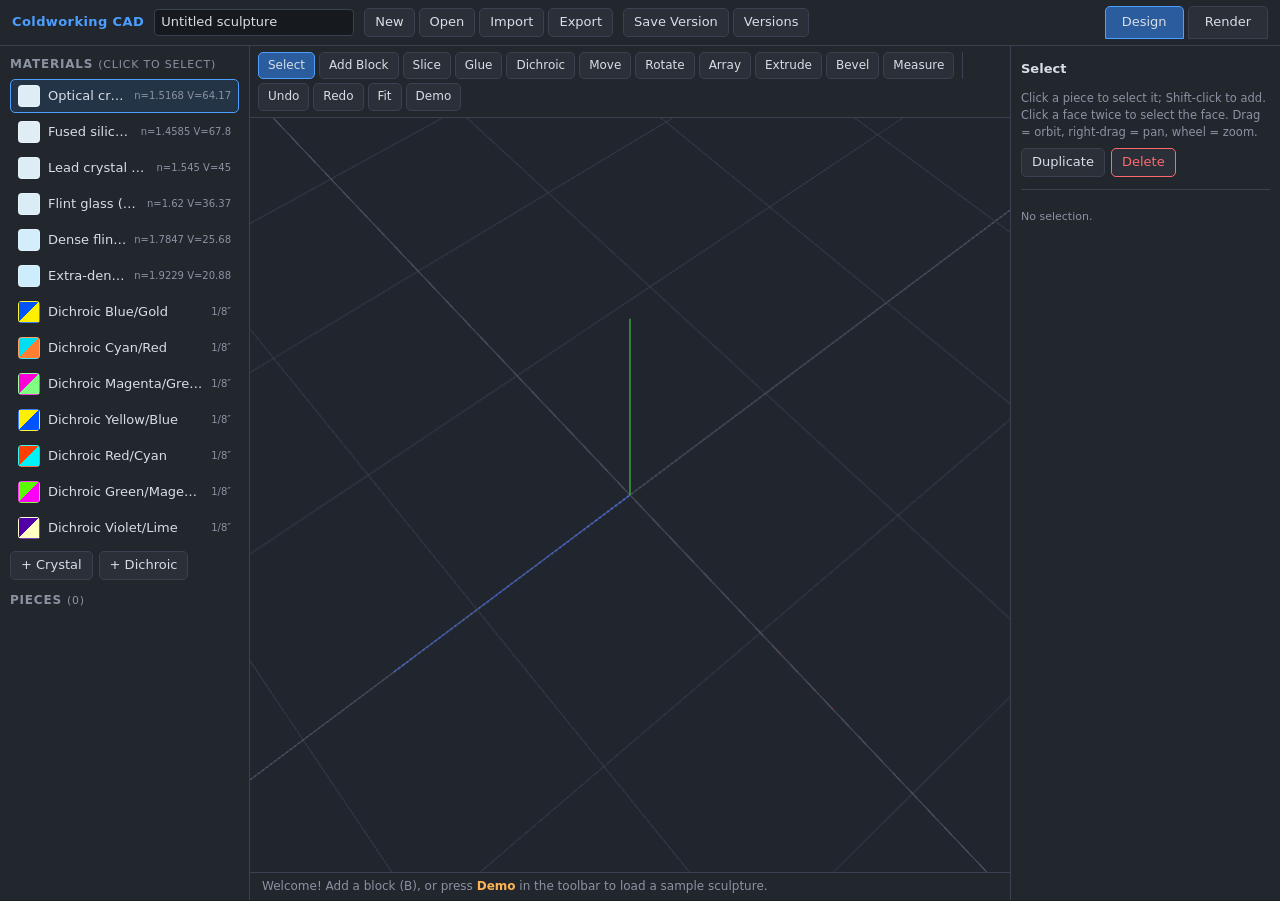
<file: index.html>
<!doctype html>
<html lang="en">
<head>
<meta charset="utf-8">
<meta name="viewport" content="width=device-width, initial-scale=1">
<title>Coldworking CAD — glass sculpture design &amp; spectral rendering</title>
<link rel="stylesheet" href="css/style.css">
</head>
<body>
<header id="topbar">
  <div class="brand">Coldworking&nbsp;CAD</div>
  <input id="project-name" title="Project name" value="Untitled sculpture">
  <div class="topgroup">
    <button id="btn-new" title="New project">New</button>
    <button id="btn-projects" title="Open a saved project">Open</button>
    <button id="btn-import" title="Import a .coldwork.json file">Import</button>
    <button id="btn-export" title="Download project as .coldwork.json">Export</button>
  </div>
  <div class="topgroup">
    <button id="btn-save-version" title="Snapshot the current state as a named version">Save Version</button>
    <button id="btn-versions" title="Browse and restore versions">Versions</button>
  </div>
  <div class="spacer"></div>
  <nav class="tabs">
    <button id="tab-design" class="active">Design</button>
    <button id="tab-render">Render</button>
  </nav>
</header>

<main>
  <!-- ======================= DESIGN TAB ======================= -->
  <div id="design-tab" class="tab active">
    <aside id="left-panel">
      <section>
        <h2>Materials <span class="hint">(click to select)</span></h2>
        <div id="material-list"></div>
        <div class="row">
          <button id="btn-add-crystal">+ Crystal</button>
          <button id="btn-add-dichroic">+ Dichroic</button>
        </div>
      </section>
      <section>
        <h2>Pieces <span id="piece-count" class="hint"></span></h2>
        <div id="piece-list"></div>
      </section>
    </aside>

    <div id="viewport-area">
      <div id="toolbar"></div>
      <canvas id="design-canvas"></canvas>
      <div id="status-bar">Ready.</div>
    </div>

    <aside id="right-panel">
      <div id="tool-panel"></div>
      <div id="selection-panel"></div>
    </aside>
  </div>

  <!-- ======================= RENDER TAB ======================= -->
  <div id="render-tab" class="tab">
    <aside id="render-panel">
      <h2>Ray Tracer</h2>
      <p class="hint">Progressive spectral path tracing on the GPU.
        Drag to orbit, wheel to zoom.</p>
      <label>Max bounces <input id="rt-bounces" type="number" min="2" max="80" value="24"></label>
      <label>Light intensity <input id="rt-env" type="number" min="0.1" max="10" step="0.1" value="1.0"></label>
      <label>Exposure <input id="rt-exposure" type="number" min="0.05" max="20" step="0.05" value="1.0"></label>
      <label>Resolution scale <input id="rt-scale" type="number" min="0.25" max="2" step="0.25" value="1.0"></label>
      <label class="check"><input id="rt-dispersion" type="checkbox" checked> Dispersion (spectral fire)</label>
      <label class="check"><input id="rt-floor" type="checkbox"> Matte floor</label>
      <div class="row">
        <button id="rt-update" class="primary">Update scene</button>
        <button id="rt-restart">Restart</button>
      </div>
      <div class="row">
        <button id="rt-save-png">Save PNG</button>
        <button id="rt-export-scene" title="Export the render scene JSON for the standalone visualizer">Export scene</button>
      </div>
      <div id="render-stats" class="hint"></div>
      <div id="render-error" class="error"></div>
    </aside>
    <div id="render-canvas-wrap"><canvas id="render-canvas"></canvas></div>
  </div>
</main>

<div id="modal-backdrop" class="hidden">
  <div id="modal"></div>
</div>

<input type="file" id="file-input" accept=".json,application/json" class="hidden">

<script type="module" src="js/main.js"></script>
</body>
</html>
</file>
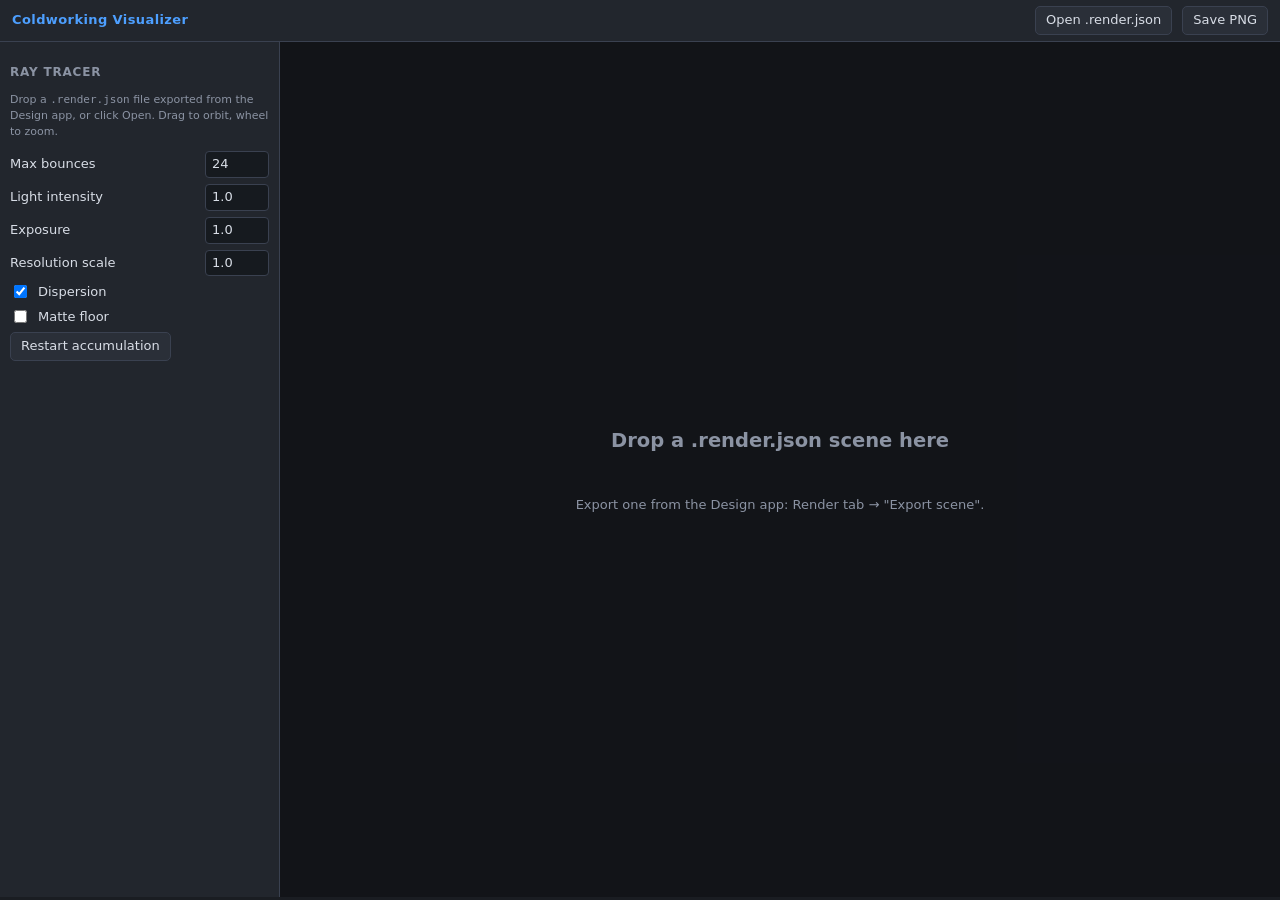
<file: render.html>
<!doctype html>
<html lang="en">
<head>
<meta charset="utf-8">
<title>Coldworking CAD — standalone visualizer</title>
<link rel="stylesheet" href="css/style.css">
<style>
  #drop {
    position: absolute; inset: 0; display: flex; flex-direction: column;
    align-items: center; justify-content: center; gap: 12px;
    color: var(--text-dim); z-index: 10; background: rgba(20,22,27,0.92);
  }
  #drop.hidden { display: none; }
  #wrap { position: relative; height: 100%; display: flex; }
</style>
</head>
<body>
<header id="topbar">
  <div class="brand">Coldworking&nbsp;Visualizer</div>
  <div class="spacer"></div>
  <button id="btn-open">Open .render.json</button>
  <button id="btn-png">Save PNG</button>
</header>
<main>
<div id="wrap" class="tab active" style="display:flex">
  <aside id="render-panel">
    <h2>Ray Tracer</h2>
    <p class="hint">Drop a <code>.render.json</code> file exported from the
      Design app, or click Open. Drag to orbit, wheel to zoom.</p>
    <label>Max bounces <input id="rt-bounces" type="number" min="2" max="80" value="24"></label>
    <label>Light intensity <input id="rt-env" type="number" min="0.1" max="10" step="0.1" value="1.0"></label>
    <label>Exposure <input id="rt-exposure" type="number" min="0.05" max="20" step="0.05" value="1.0"></label>
    <label>Resolution scale <input id="rt-scale" type="number" min="0.25" max="2" step="0.25" value="1.0"></label>
    <label class="check"><input id="rt-dispersion" type="checkbox" checked> Dispersion</label>
    <label class="check"><input id="rt-floor" type="checkbox"> Matte floor</label>
    <div class="row"><button id="rt-restart">Restart accumulation</button></div>
    <div id="render-stats" class="hint"></div>
    <div id="render-error" class="error"></div>
  </aside>
  <div id="render-canvas-wrap" style="position:relative">
    <canvas id="render-canvas"></canvas>
    <div id="drop"><h2>Drop a .render.json scene here</h2>
      <p>Export one from the Design app: Render tab → "Export scene".</p></div>
  </div>
</div>
</main>
<input type="file" id="file-input" accept=".json,application/json" class="hidden">
<script type="module">
import { PathTracer } from './js/raytracer/pathtracer.js';

const $ = (s) => document.querySelector(s);
let tracer = null;
const cam = { theta: 0.7, phi: 0.5, dist: 8, target: [0, 0, 0] };

function ensureTracer() {
  if (tracer) return tracer;
  try {
    tracer = new PathTracer($('#render-canvas'));
    tracer.onProgress = (s) => {
      $('#render-stats').textContent =
        `${s} samples/pixel · ${tracer.scene.triangles.matFront.length} triangles`;
    };
    bindControls();
  } catch (err) {
    $('#render-error').textContent = err.message;
  }
  return tracer;
}

function applyCamera() {
  const cp = Math.cos(cam.phi), sp = Math.sin(cam.phi);
  const ct = Math.cos(cam.theta), st = Math.sin(cam.theta);
  const eye = [
    cam.target[0] + cp * ct * cam.dist,
    cam.target[1] + sp * cam.dist,
    cam.target[2] + cp * st * cam.dist,
  ];
  tracer.setCamera({ eye, target: cam.target.slice(), fov: 40 * Math.PI / 180 });
}

function loadScene(scene) {
  if (scene.format !== 'coldworking-render-scene') {
    $('#render-error').textContent = 'Not a coldworking render scene file.';
    return;
  }
  const t = ensureTracer();
  if (!t) return;
  scene.triangles.positions = new Float32Array(scene.triangles.positions);
  scene.triangles.normals = new Float32Array(scene.triangles.normals);
  const bb = scene.bbox;
  cam.target = [(bb.min[0] + bb.max[0]) / 2, (bb.min[1] + bb.max[1]) / 2, (bb.min[2] + bb.max[2]) / 2];
  const size = Math.hypot(bb.max[0] - bb.min[0], bb.max[1] - bb.min[1], bb.max[2] - bb.min[2]);
  cam.dist = Math.max(2, size * 1.6);
  t.setScene(scene);
  t.setOptions({ floorY: bb.min[1] - 1e-4 });
  applyCamera();
  t.start();
  $('#drop').classList.add('hidden');
  document.title = `${scene.projectName ?? 'sculpture'} — Coldworking Visualizer`;
}

function bindControls() {
  const canvas = $('#render-canvas');
  let drag = null;
  canvas.addEventListener('pointerdown', (e) => {
    canvas.setPointerCapture(e.pointerId);
    drag = { x: e.clientX, y: e.clientY };
  });
  canvas.addEventListener('pointermove', (e) => {
    if (!drag) return;
    cam.theta += (e.clientX - drag.x) * 0.008;
    cam.phi = Math.max(-1.5, Math.min(1.5, cam.phi + (e.clientY - drag.y) * 0.008));
    drag = { x: e.clientX, y: e.clientY };
    applyCamera();
  });
  canvas.addEventListener('pointerup', () => { drag = null; });
  canvas.addEventListener('wheel', (e) => {
    e.preventDefault();
    cam.dist = Math.max(0.3, Math.min(300, cam.dist * Math.exp(e.deltaY * 0.0012)));
    applyCamera();
  }, { passive: false });

  const opt = () => tracer.setOptions({
    bounces: parseInt($('#rt-bounces').value) || 24,
    envIntensity: parseFloat($('#rt-env').value) || 1,
    exposure: parseFloat($('#rt-exposure').value) || 1,
    scale: parseFloat($('#rt-scale').value) || 1,
    dispersion: $('#rt-dispersion').checked,
    floor: $('#rt-floor').checked,
  });
  for (const id of ['#rt-bounces', '#rt-env', '#rt-exposure', '#rt-scale', '#rt-dispersion', '#rt-floor']) {
    $(id).addEventListener('change', opt);
  }
  $('#rt-restart').onclick = () => tracer.reset();
  opt();
}

async function openFile(file) {
  try {
    loadScene(JSON.parse(await file.text()));
  } catch (err) {
    $('#render-error').textContent = `Could not load: ${err.message}`;
  }
}

$('#btn-open').onclick = () => $('#file-input').click();
$('#file-input').onchange = (e) => { if (e.target.files[0]) openFile(e.target.files[0]); };
$('#btn-png').onclick = () => {
  const a = document.createElement('a');
  a.download = 'render.png';
  a.href = $('#render-canvas').toDataURL('image/png');
  a.click();
};
document.addEventListener('dragover', (e) => e.preventDefault());
document.addEventListener('drop', (e) => {
  e.preventDefault();
  if (e.dataTransfer.files[0]) openFile(e.dataTransfer.files[0]);
});
</script>
</body>
</html>
</file>
<file: css/style.css>
:root {
  --bg: #1a1d22;
  --bg-panel: #22262d;
  --bg-raised: #2a2f38;
  --border: #3a4150;
  --text: #d8dde6;
  --text-dim: #8b93a3;
  --accent: #4d9fff;
  --accent-warm: #ffb454;
  --danger: #ff6b6b;
}

* { box-sizing: border-box; }

html, body {
  margin: 0; height: 100%;
  background: var(--bg); color: var(--text);
  font: 13px/1.45 system-ui, -apple-system, 'Segoe UI', sans-serif;
  overflow: hidden;
}

button {
  background: var(--bg-raised); color: var(--text);
  border: 1px solid var(--border); border-radius: 5px;
  padding: 4px 10px; cursor: pointer; font: inherit;
}
button:hover { border-color: var(--accent); }
button.primary { background: #2b5d9e; border-color: #3f7cc7; }
button.active, button[aria-pressed="true"] { background: #2b5d9e; border-color: var(--accent); }
button.danger { border-color: var(--danger); color: var(--danger); }

input, select {
  background: #161a1f; color: var(--text);
  border: 1px solid var(--border); border-radius: 4px;
  padding: 3px 6px; font: inherit;
}
input[type=number] { width: 64px; }
input:focus, select:focus { outline: none; border-color: var(--accent); }

.hidden { display: none !important; }
.hint { color: var(--text-dim); font-size: 11px; font-weight: normal; }
.error { color: var(--danger); white-space: pre-wrap; }
.row { display: flex; gap: 6px; margin: 6px 0; flex-wrap: wrap; align-items: center; }
.spacer { flex: 1; }

/* ---- top bar ---- */
#topbar {
  display: flex; align-items: center; gap: 10px;
  padding: 6px 12px; background: var(--bg-panel);
  border-bottom: 1px solid var(--border);
}
.brand { font-weight: 700; letter-spacing: 0.4px; color: var(--accent); white-space: nowrap; }
#project-name { width: 200px; }
.topgroup { display: flex; gap: 4px; }
.tabs button { border-radius: 5px 5px 0 0; padding: 6px 16px; }

/* ---- layout ---- */
main { height: calc(100% - 45px); }
.tab { display: none; height: 100%; }
.tab.active { display: flex; }

aside {
  width: 250px; background: var(--bg-panel);
  border-right: 1px solid var(--border);
  overflow-y: auto; padding: 10px;
  flex-shrink: 0;
}
#right-panel { border-right: none; border-left: 1px solid var(--border); width: 270px; }
aside h2 { font-size: 12px; text-transform: uppercase; letter-spacing: 0.8px; color: var(--text-dim); margin: 12px 0 6px; }
aside section:first-child h2 { margin-top: 0; }
aside label { display: flex; justify-content: space-between; align-items: center; gap: 8px; margin: 6px 0; }
aside label.check { justify-content: flex-start; }

/* ---- viewport ---- */
#viewport-area { flex: 1; display: flex; flex-direction: column; min-width: 0; position: relative; }
#design-canvas { flex: 1; width: 100%; min-height: 0; display: block; cursor: crosshair; }
#toolbar {
  display: flex; gap: 4px; padding: 6px 8px; flex-wrap: wrap;
  background: var(--bg-panel); border-bottom: 1px solid var(--border);
}
#toolbar button { font-size: 12px; padding: 4px 9px; }
#toolbar .sep { width: 1px; background: var(--border); margin: 0 4px; }
#status-bar {
  padding: 5px 12px; background: var(--bg-panel);
  border-top: 1px solid var(--border); color: var(--text-dim);
  font-size: 12px; min-height: 27px;
}
#status-bar b { color: var(--accent-warm); }

/* ---- material & piece lists ---- */
.mat-item, .piece-item {
  display: flex; align-items: center; gap: 8px;
  padding: 5px 7px; border-radius: 5px; cursor: pointer;
  border: 1px solid transparent; margin: 2px 0;
}
.mat-item:hover, .piece-item:hover { background: var(--bg-raised); }
.mat-item.selected, .piece-item.selected { border-color: var(--accent); background: #243447; }
.swatch {
  width: 22px; height: 22px; border-radius: 4px; flex-shrink: 0;
  border: 1px solid rgba(255,255,255,0.25);
}
.swatch.dual { background: linear-gradient(135deg, var(--c1) 50%, var(--c2) 50%); }
.mat-name { flex: 1; min-width: 0; overflow: hidden; text-overflow: ellipsis; white-space: nowrap; }
.mat-meta { font-size: 10px; color: var(--text-dim); white-space: nowrap; }
.piece-item .vis { opacity: 0.6; cursor: pointer; font-size: 14px; }
.piece-item .vis:hover { opacity: 1; }
.piece-name { flex: 1; overflow: hidden; text-overflow: ellipsis; white-space: nowrap; }

/* ---- tool panel ---- */
#tool-panel h3 { margin: 4px 0 8px; font-size: 13px; }
#tool-panel .tool-help { color: var(--text-dim); font-size: 11.5px; margin-bottom: 8px; }
#selection-panel { border-top: 1px solid var(--border); margin-top: 12px; padding-top: 8px; }
#selection-panel table { width: 100%; font-size: 12px; border-collapse: collapse; }
#selection-panel td { padding: 2px 4px; }
#selection-panel td:first-child { color: var(--text-dim); }

/* ---- render tab ---- */
#render-panel { width: 280px; }
#render-canvas-wrap { flex: 1; min-width: 0; background: #000; }
#render-canvas { width: 100%; height: 100%; display: block; cursor: grab; }
#render-stats { margin-top: 10px; }

/* ---- modal ---- */
#modal-backdrop {
  position: fixed; inset: 0; background: rgba(0,0,0,0.55);
  display: flex; align-items: center; justify-content: center; z-index: 50;
}
#modal {
  background: var(--bg-panel); border: 1px solid var(--border);
  border-radius: 8px; padding: 18px; min-width: 380px; max-width: 560px;
  max-height: 80vh; overflow-y: auto;
}
#modal h2 { margin: 0 0 12px; font-size: 15px; }
#modal .list-item {
  display: flex; align-items: center; gap: 8px; padding: 6px 8px;
  border-radius: 5px;
}
#modal .list-item:hover { background: var(--bg-raised); }
#modal .modal-buttons { display: flex; justify-content: flex-end; gap: 8px; margin-top: 14px; }
#modal label { display: flex; justify-content: space-between; align-items: center; gap: 10px; margin: 8px 0; }
</file>
